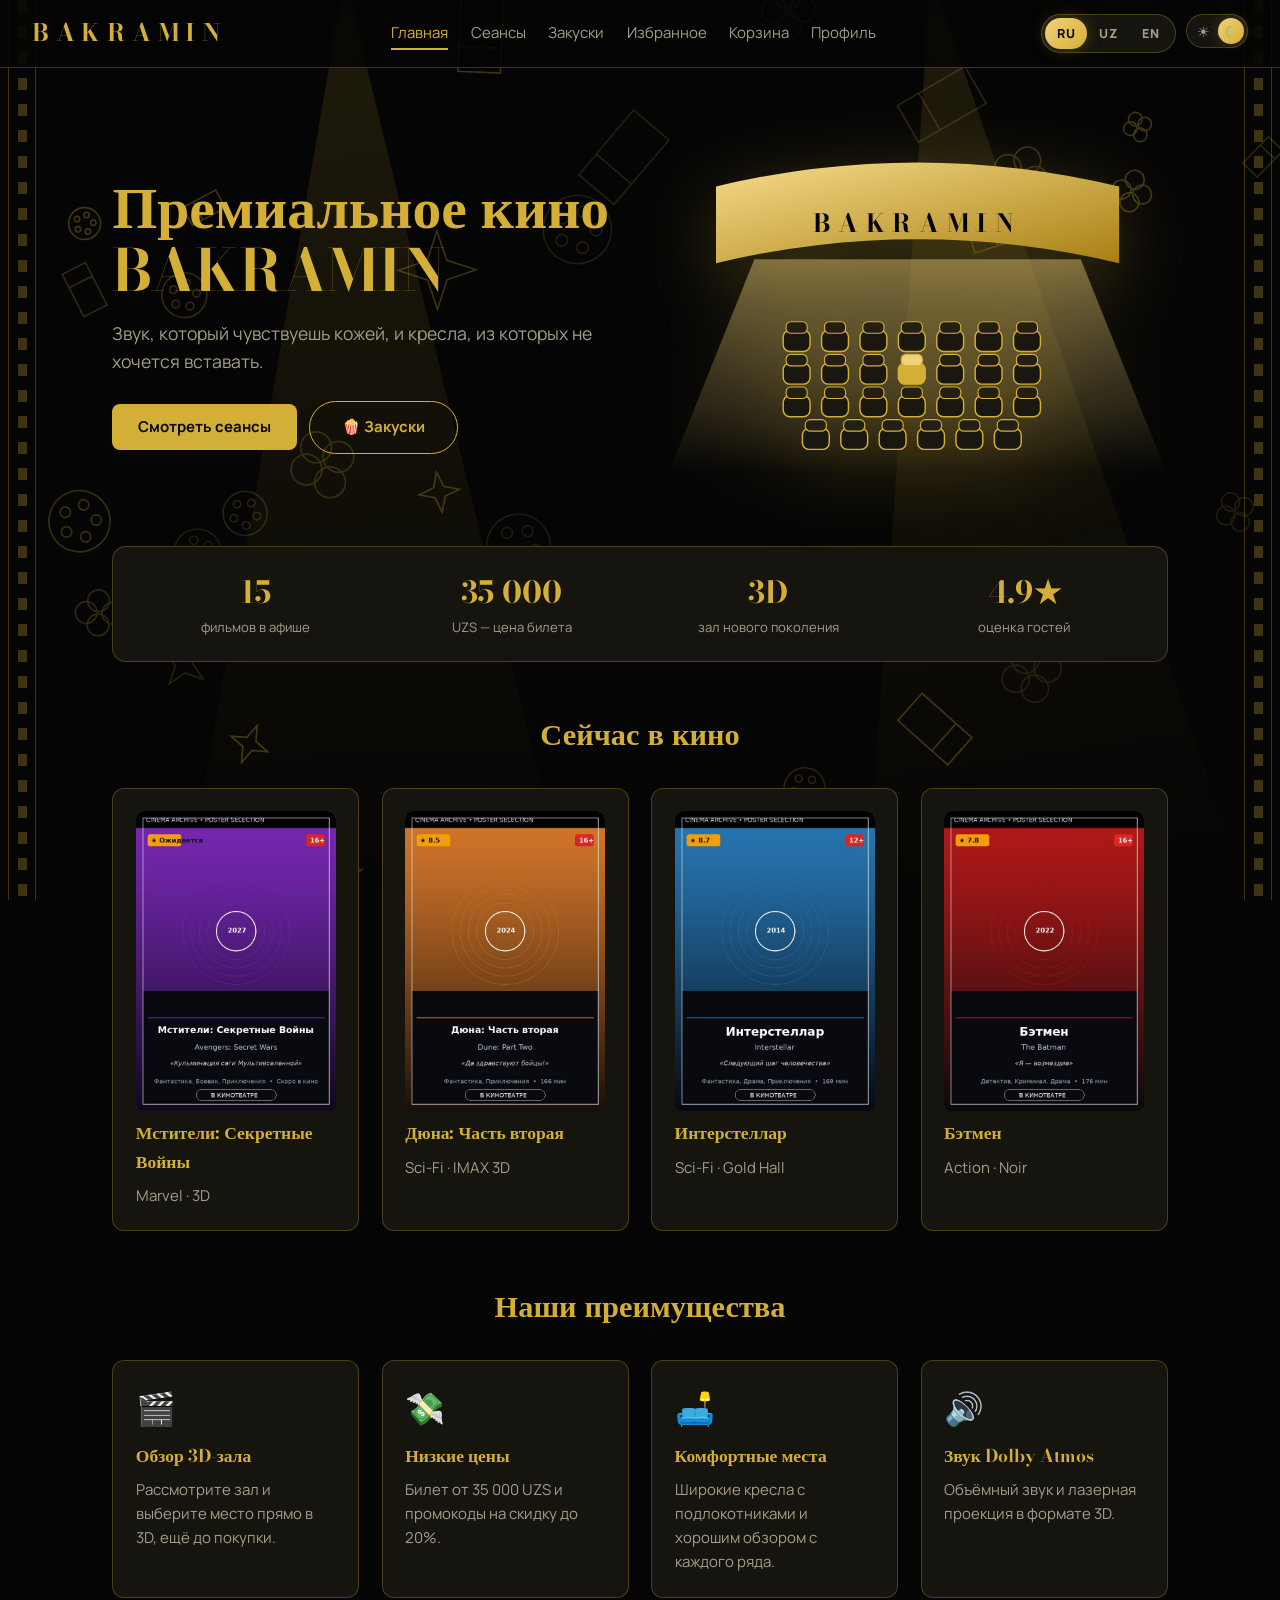
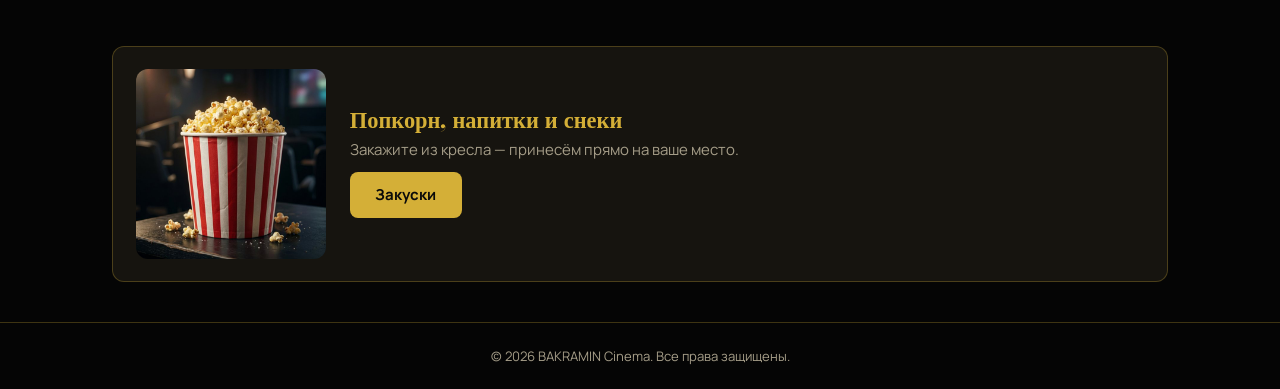
<file: index.html>
<!DOCTYPE html>
<html lang="ru" data-theme="dark">
<head>
<meta charset="UTF-8">
<meta name="viewport" content="width=device-width,initial-scale=1,viewport-fit=cover">
<title>Bakramin Cinema</title>
<link href="https://fonts.googleapis.com/css2?family=Bodoni+Moda:wght@700&family=Manrope:wght@400;600;800&display=swap" rel="stylesheet">
<link rel="stylesheet" href="style.css">
</head>
<body data-p="index">
<main id="m"></main>
<script src="main.js"></script>
</body>
</html>
</file>
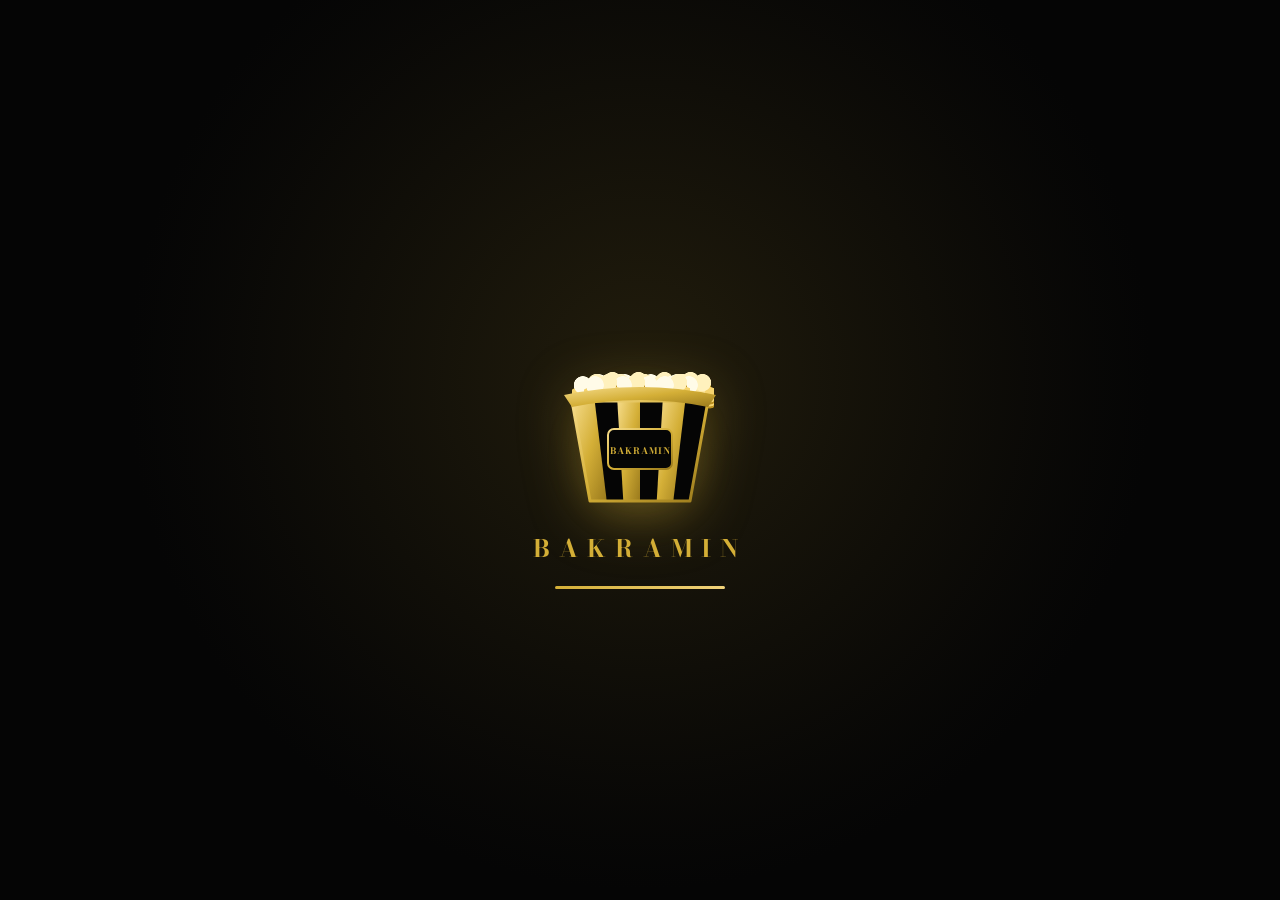
<file: cart.html>
<!DOCTYPE html>
<html lang="ru" data-theme="dark">
<head>
<meta charset="UTF-8">
<meta name="viewport" content="width=device-width,initial-scale=1,viewport-fit=cover">
<title>Bakramin Cinema</title>
<link href="https://fonts.googleapis.com/css2?family=Bodoni+Moda:wght@700&family=Manrope:wght@400;600;800&display=swap" rel="stylesheet">
<link rel="stylesheet" href="style.css">
</head>
<body data-p="cart">
<main id="m"></main>
<script src="main.js"></script>
</body>
</html>
</file>
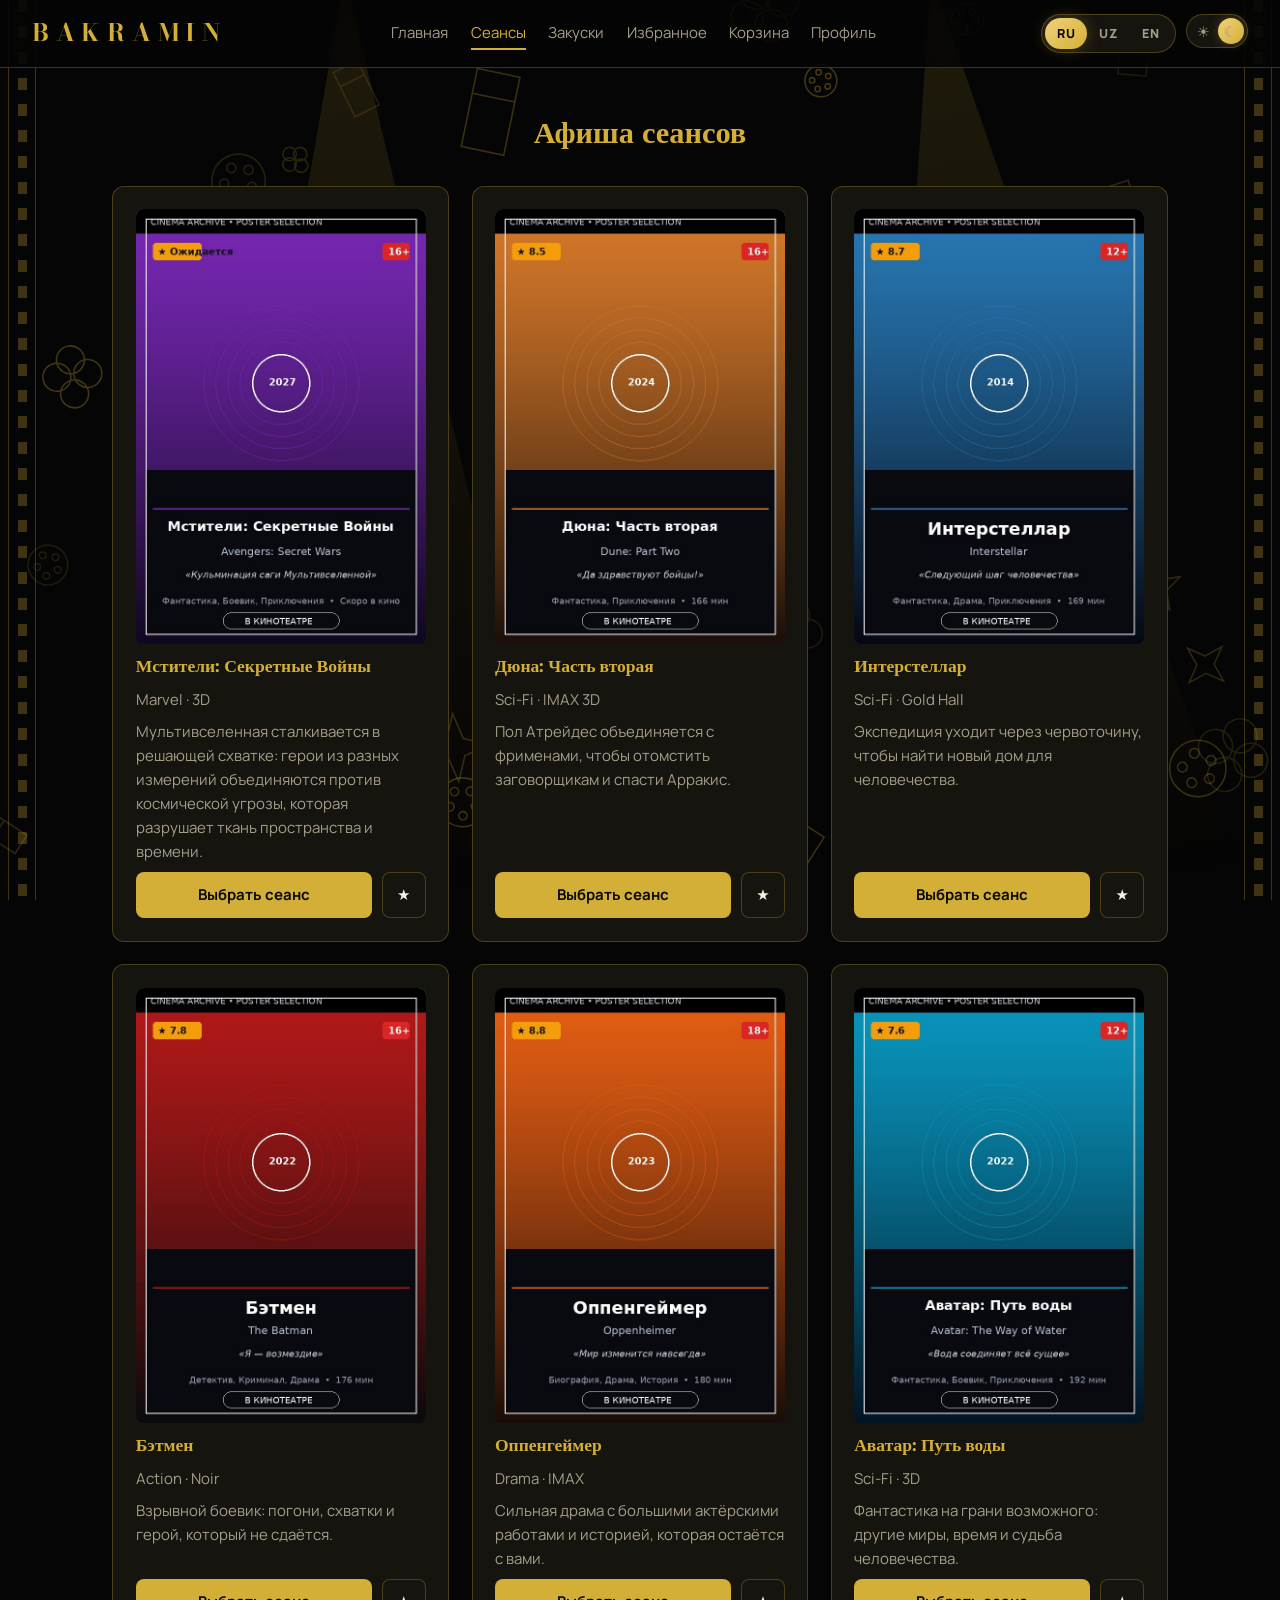
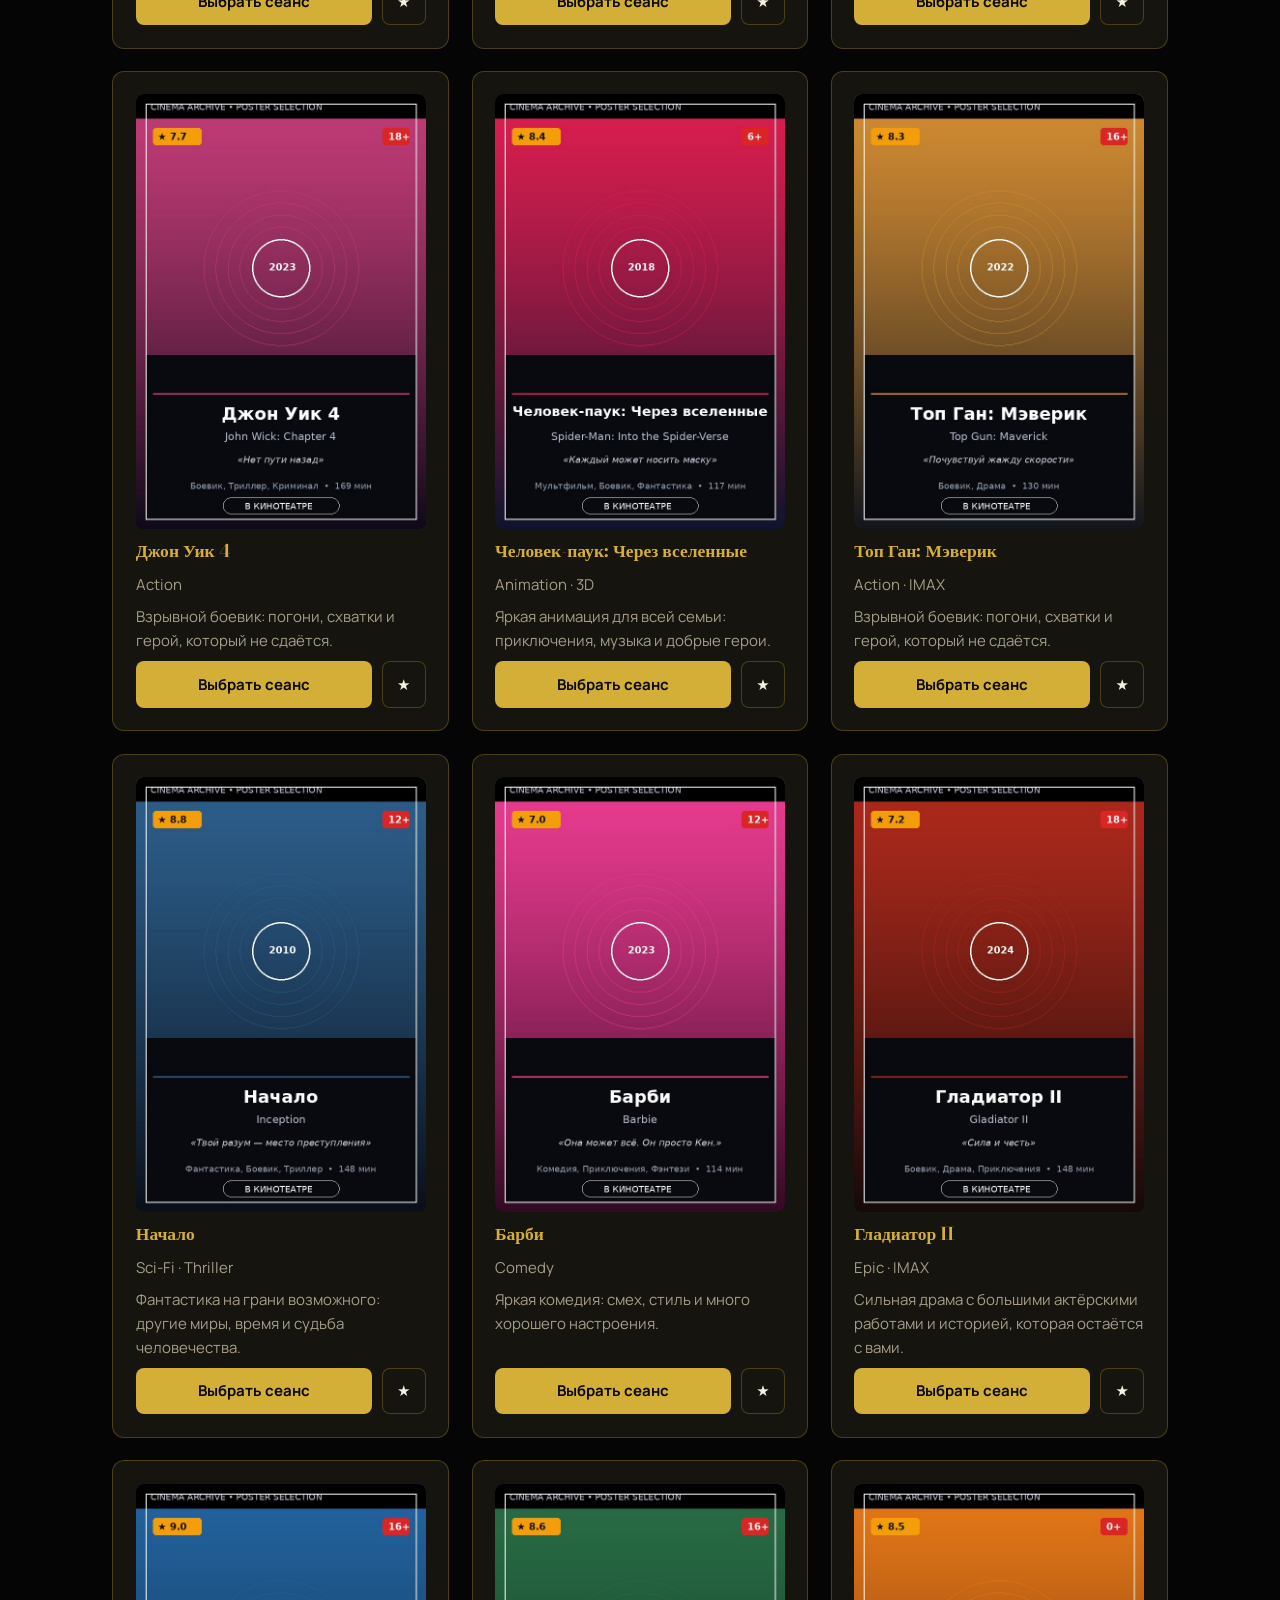
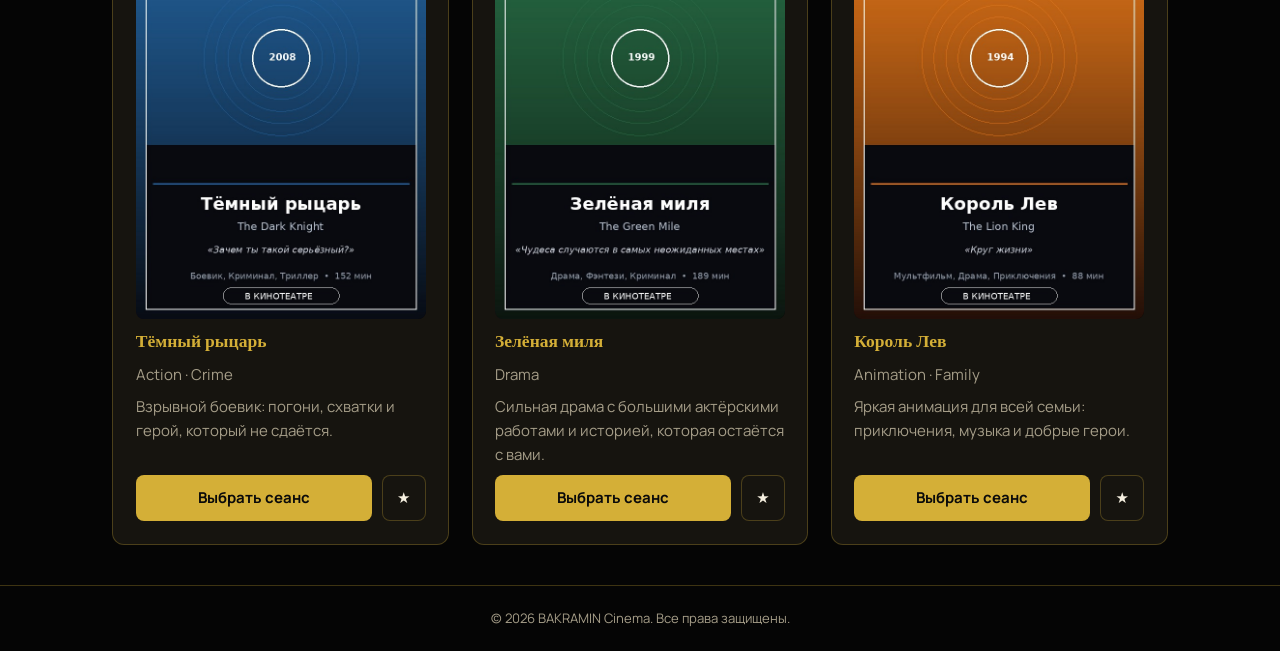
<file: catalog.html>
<!DOCTYPE html>
<html lang="ru" data-theme="dark">
<head>
<meta charset="UTF-8">
<meta name="viewport" content="width=device-width,initial-scale=1,viewport-fit=cover">
<title>Bakramin Cinema</title>
<link href="https://fonts.googleapis.com/css2?family=Bodoni+Moda:wght@700&family=Manrope:wght@400;600;800&display=swap" rel="stylesheet">
<link rel="stylesheet" href="style.css">
</head>
<body data-p="catalog">
<main id="m"></main>
<script src="main.js"></script>
</body>
</html>
</file>
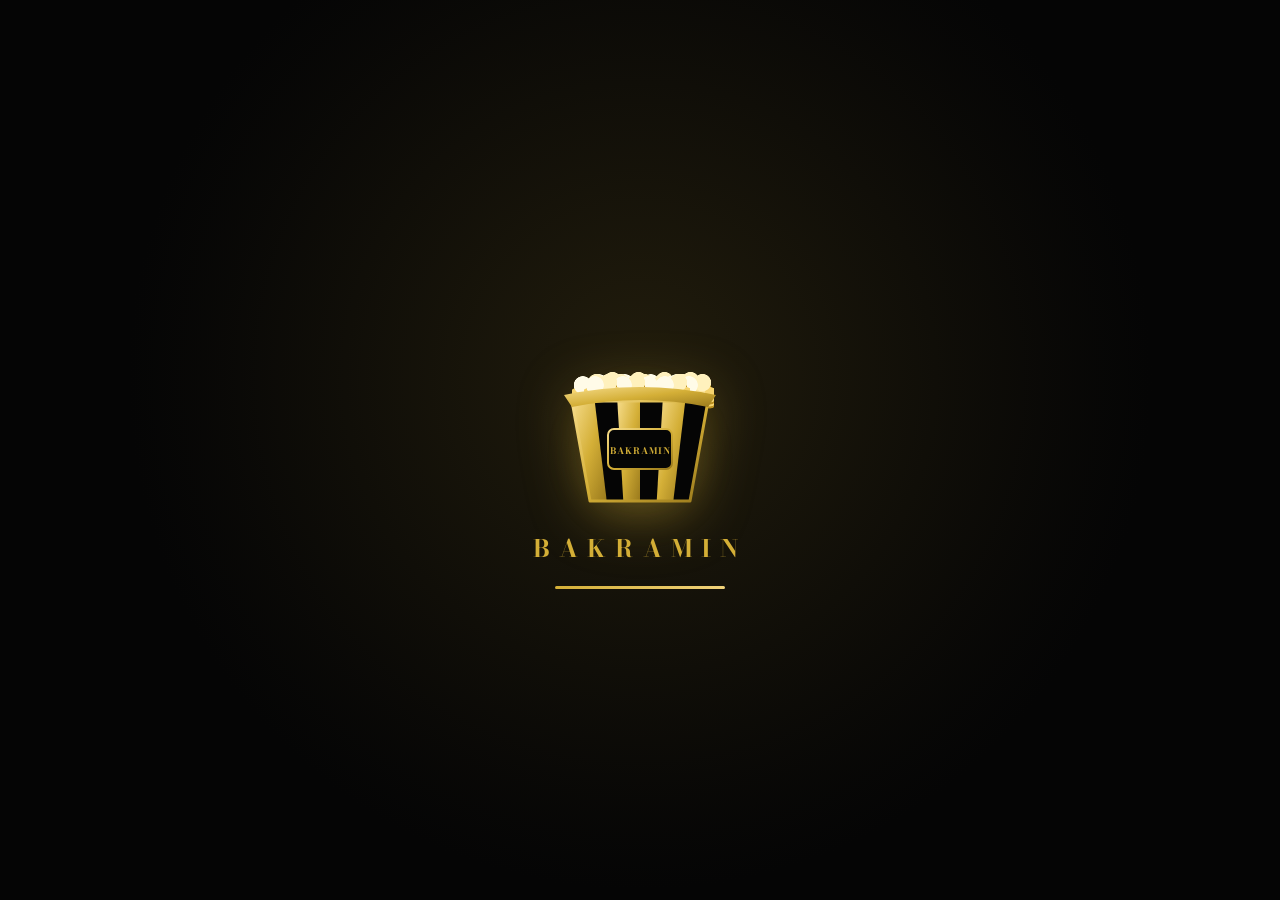
<file: favorites.html>
<!DOCTYPE html>
<html lang="ru" data-theme="dark">
<head>
<meta charset="UTF-8">
<meta name="viewport" content="width=device-width,initial-scale=1,viewport-fit=cover">
<title>Bakramin Cinema</title>
<link href="https://fonts.googleapis.com/css2?family=Bodoni+Moda:wght@700&family=Manrope:wght@400;600;800&display=swap" rel="stylesheet">
<link rel="stylesheet" href="style.css">
</head>
<body data-p="favorites">
<main id="m"></main>
<script src="main.js"></script>
</body>
</html>
</file>
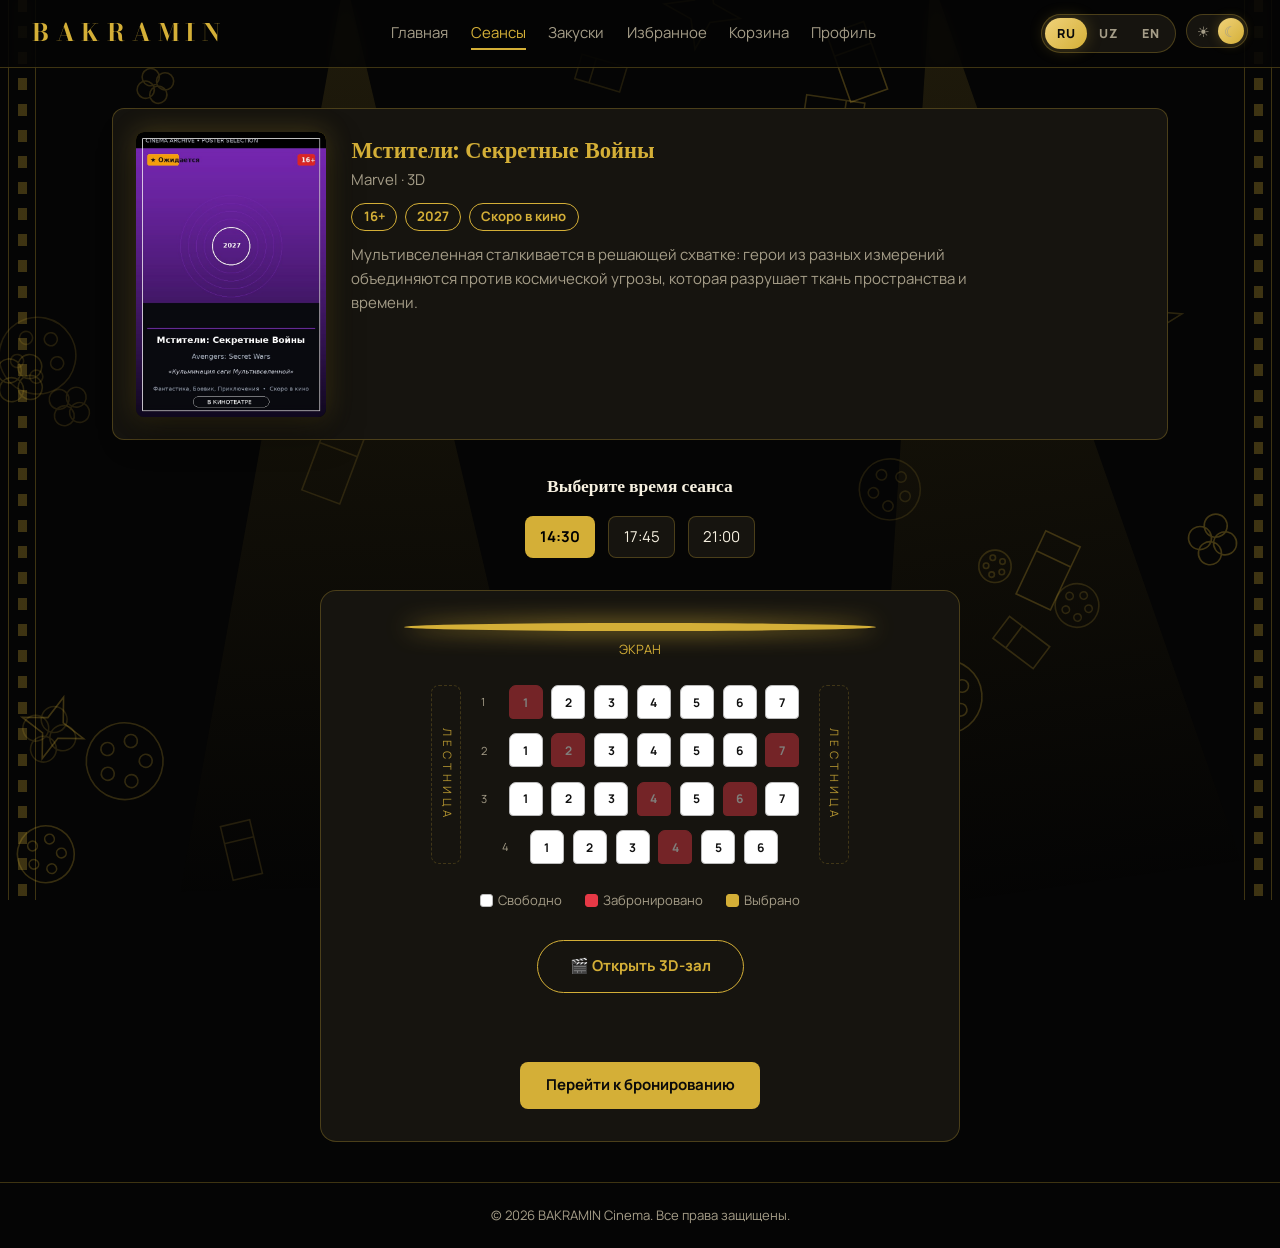
<file: movie-detail.html>
<!DOCTYPE html>
<html lang="ru" data-theme="dark">
<head>
<meta charset="UTF-8">
<meta name="viewport" content="width=device-width,initial-scale=1,viewport-fit=cover">
<title>Bakramin Cinema</title>
<link href="https://fonts.googleapis.com/css2?family=Bodoni+Moda:wght@700&family=Manrope:wght@400;600;800&display=swap" rel="stylesheet">
<link rel="stylesheet" href="style.css">
</head>
<body data-p="movie">
<main id="m"></main>
<script src="main.js"></script>
</body>
</html>
</file>
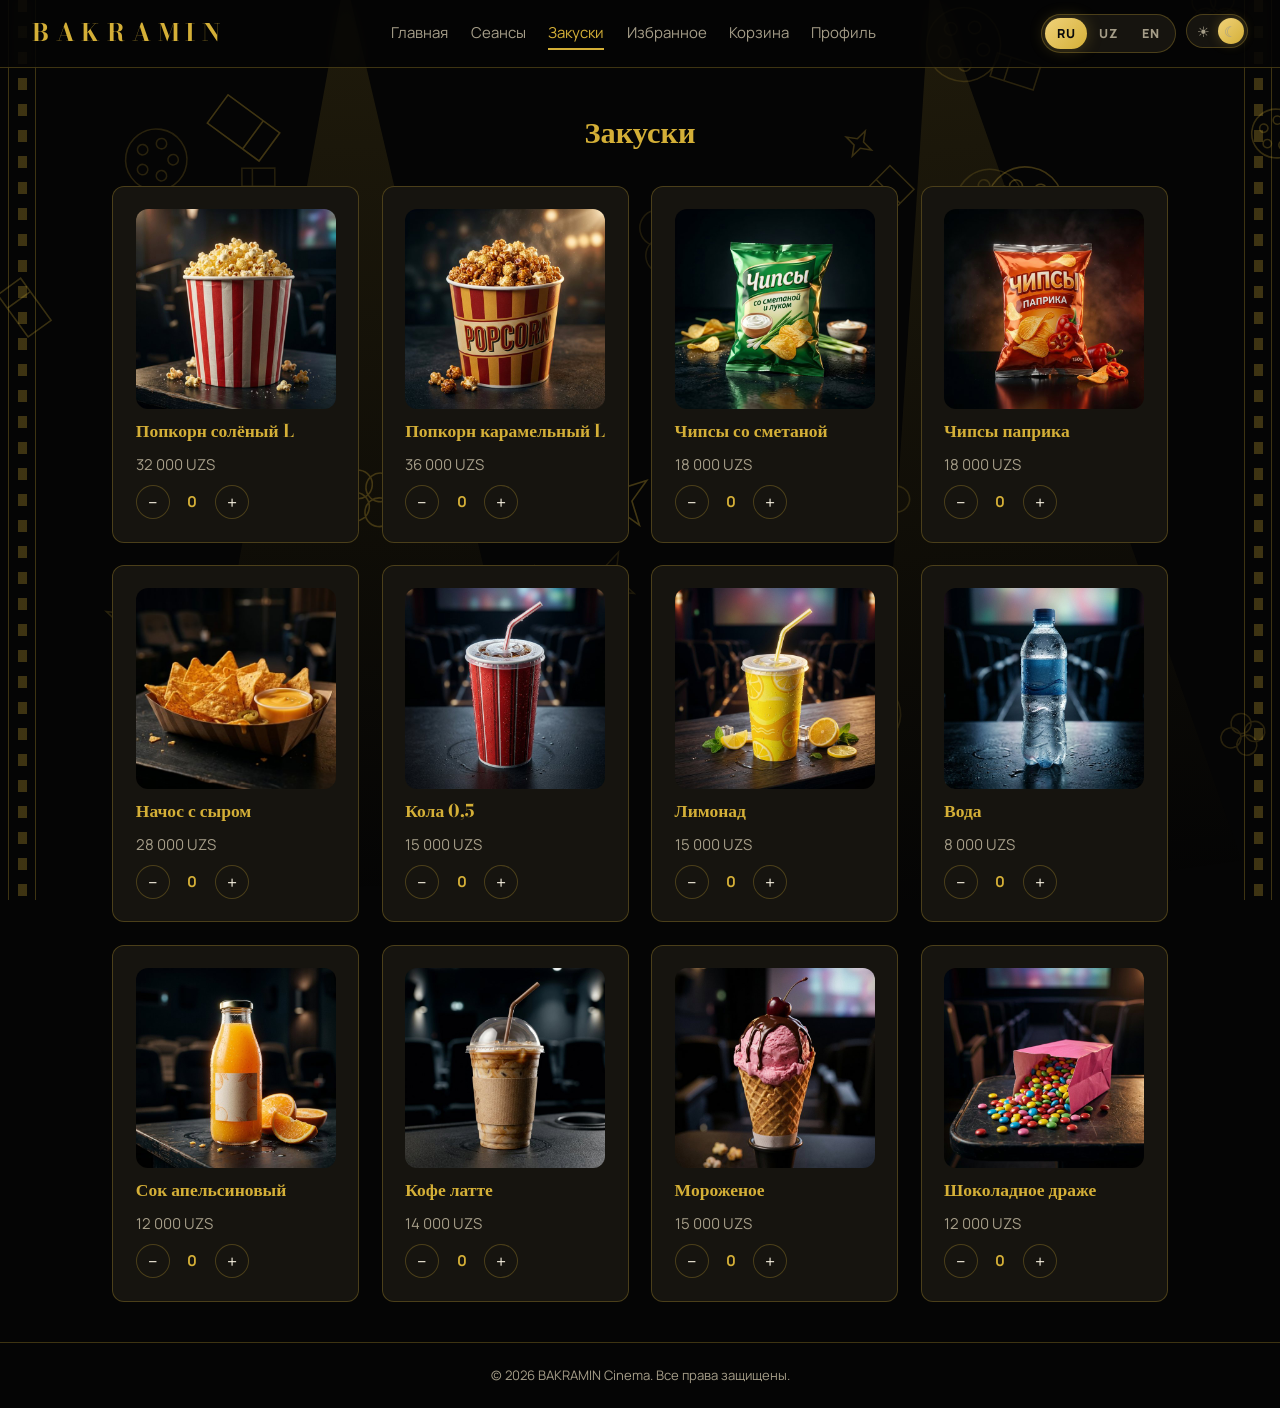
<file: products.html>
<!DOCTYPE html>
<html lang="ru" data-theme="dark">
<head>
<meta charset="UTF-8">
<meta name="viewport" content="width=device-width,initial-scale=1,viewport-fit=cover">
<title>Bakramin Cinema</title>
<link href="https://fonts.googleapis.com/css2?family=Bodoni+Moda:wght@700&family=Manrope:wght@400;600;800&display=swap" rel="stylesheet">
<link rel="stylesheet" href="style.css">
</head>
<body data-p="products">
<main id="m"></main>
<script src="main.js"></script>
</body>
</html>
</file>
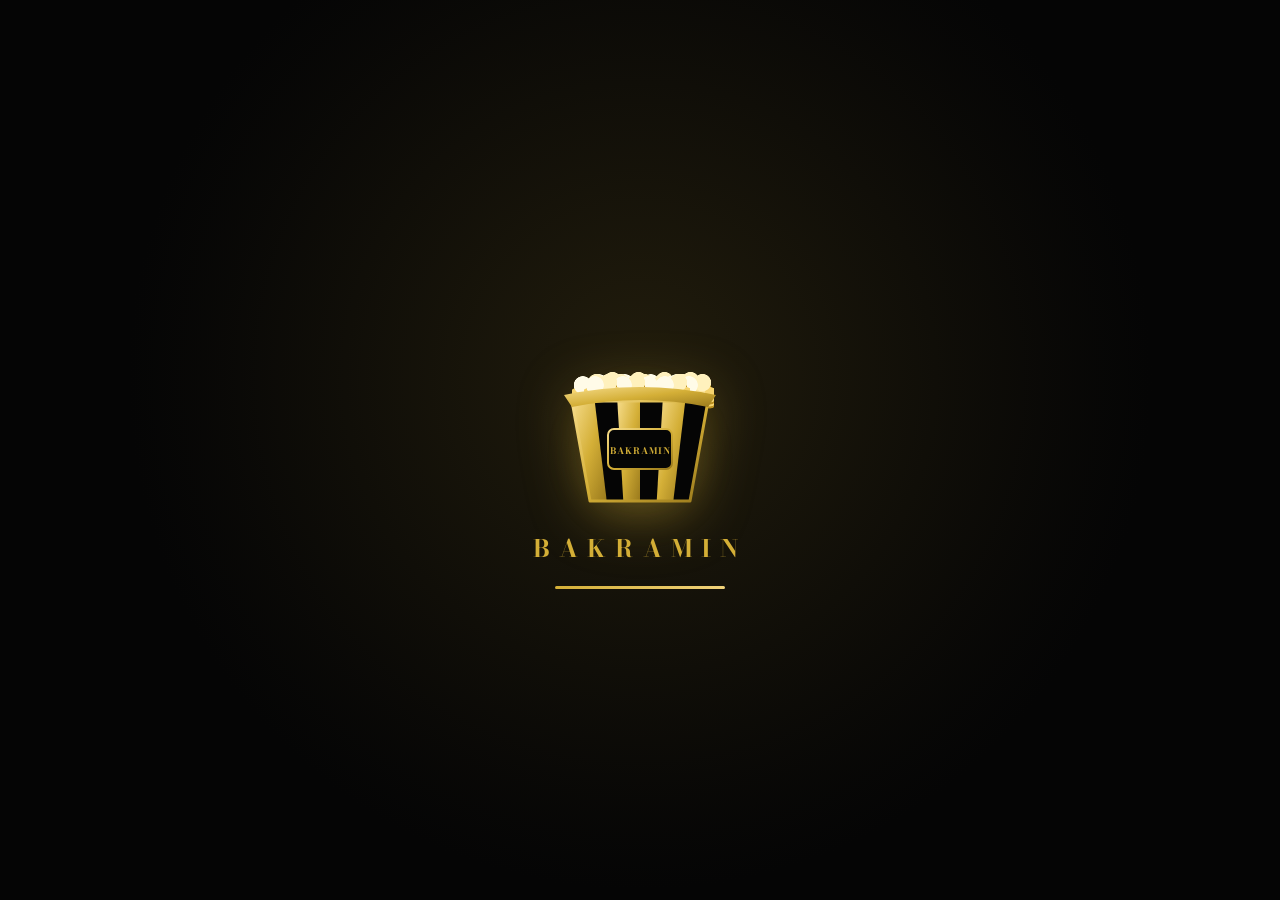
<file: profile.html>
<!DOCTYPE html>
<html lang="ru" data-theme="dark">
<head>
<meta charset="UTF-8">
<meta name="viewport" content="width=device-width,initial-scale=1,viewport-fit=cover">
<title>Bakramin Cinema</title>
<link href="https://fonts.googleapis.com/css2?family=Bodoni+Moda:wght@700&family=Manrope:wght@400;600;800&display=swap" rel="stylesheet">
<link rel="stylesheet" href="style.css">
</head>
<body data-p="profile">
<main id="m"></main>
<script src="main.js"></script>
</body>
</html>
</file>
<file: style.css>
:root{--bg:#050505;--bg2:#101010;--card:#16140f;--tx:#f6f0e0;--mu:#a59d88;--gold:#d4af37;--gold2:#f0d27a;--ln:rgba(212,175,55,.28);--free:#fff;--red:#e63946;--sf:'Manrope',system-ui,sans-serif;--hf:'Bodoni Moda','Playfair Display',Georgia,serif}
[data-theme=light]{--bg:#fffdf7;--bg2:#f6f0df;--card:#fff;--tx:#1b1810;--mu:#6f664f;--gold:#a97f12;--gold2:#c79b2a;--ln:rgba(169,127,18,.35);--free:#fff}
*{box-sizing:border-box;margin:0;padding:0}
body{background:var(--bg);color:var(--tx);font:15px/1.6 var(--sf);min-height:100vh;display:flex;flex-direction:column;transition:background .3s,color .3s}
h1,h2,h3,.logo{font-family:var(--hf);font-weight:700}
a{color:inherit;text-decoration:none}
header{position:sticky;top:0;z-index:50;display:flex;flex-wrap:wrap;gap:.8rem 1.6rem;justify-content:space-between;align-items:center;padding:.9rem 2rem;background:color-mix(in srgb,var(--bg) 88%,transparent);backdrop-filter:blur(10px);border-bottom:1px solid var(--ln)}
.logo{font-size:1.5rem;letter-spacing:.28em;color:var(--gold)}
nav{display:flex;gap:1.4rem}nav a{color:var(--mu);padding:.2rem 0;border-bottom:2px solid transparent}nav a:hover,nav a.on{color:var(--gold);border-color:var(--gold)}
.ctl{display:flex;gap:.6rem}
select,button,input{font:inherit;background:var(--card);color:var(--tx);border:1px solid var(--ln);border-radius:8px;padding:.5rem .9rem;cursor:pointer}
input{cursor:text;width:100%}input:focus,select:focus,button:focus-visible,a:focus-visible{outline:2px solid var(--gold);outline-offset:2px}
button:hover{border-color:var(--gold)}
.btn,button.pr{background:var(--gold);color:#0a0a0a;border:0;font-weight:700;display:inline-block;padding:.7rem 1.6rem;border-radius:8px;cursor:pointer;transition:transform .2s,box-shadow .2s}
.btn:hover,button.pr:hover{transform:translateY(-2px);box-shadow:0 8px 24px var(--ln)}
main{flex:1;width:100%;max-width:1100px;margin:0 auto;padding:2.5rem 1.4rem}
.hero{text-align:center;padding:4rem 0 3.5rem}
.hero h1{font-size:clamp(2.2rem,6vw,4.4rem);line-height:1.1;margin-bottom:1.2rem;background:linear-gradient(100deg,var(--gold) 30%,var(--gold2) 48%,var(--gold) 66%) 0 0/250% 100%;-webkit-background-clip:text;background-clip:text;color:transparent;animation:sheen 3s .6s 1 both}
@keyframes sheen{from{background-position:100% 0}to{background-position:0 0}}
.hero p{color:var(--mu);max-width:620px;margin:0 auto 2rem;font-size:1.1rem}
.st{font-size:1.9rem;color:var(--gold);text-align:center;margin:0 0 1.8rem}
.grid{display:grid;grid-template-columns:repeat(auto-fill,minmax(250px,1fr));gap:1.4rem}
.card{background:var(--card);border:1px solid var(--ln);border-radius:12px;padding:1.4rem;display:flex;flex-direction:column;gap:.5rem;transition:border-color .25s,transform .25s}
.card:hover{border-color:var(--gold);transform:translateY(-3px)}
.card h3{color:var(--gold)}.card p{color:var(--mu)}.ic{font-size:2rem}
.poster{height:170px;border-radius:8px;display:flex;align-items:flex-end;padding:.8rem;font:700 1.15rem var(--hf);color:#fff;background:linear-gradient(160deg,var(--c),#050505)}
.row{display:flex;gap:.6rem;flex-wrap:wrap}.row>a{flex:1}.row .btn{width:100%;text-align:center}
.fav.on{background:var(--gold);color:#000}
.times{display:flex;gap:.8rem;justify-content:center;margin:.5rem 0 2rem}.times button.on{background:var(--gold);color:#000;font-weight:700}
.hall{background:var(--card);border:1px solid var(--ln);border-radius:16px;padding:2rem 1rem;max-width:640px;margin:0 auto}
.scr{width:78%;height:8px;margin:0 auto .5rem;background:var(--gold);border-radius:50%;box-shadow:0 0 22px var(--gold)}
.sc{text-align:center;color:var(--gold);font-size:.8rem;margin-bottom:1.6rem}
.lay{display:flex;justify-content:center;align-items:stretch;gap:1.2rem}
.stair{writing-mode:vertical-rl;color:var(--gold);letter-spacing:.35em;font-size:.72rem;border:1px dashed var(--ln);border-radius:8px;padding:.6rem .3rem;text-align:center;opacity:.8}
.seats{display:flex;flex-direction:column;gap:.9rem}.sr{display:flex;gap:.55rem;justify-content:center;align-items:center}
.rn{width:1.2rem;color:var(--mu);font-size:.7rem}
.seat{width:34px;height:34px;border-radius:7px 7px 4px 4px;background:var(--free);border:1px solid #bbb;color:#111;font:700 .75rem var(--sf);padding:0;display:grid;place-items:center;transition:transform .15s}
.seat:not(.bk):hover{transform:scale(1.12)}.seat.bk{background:var(--red);color:#fff;border-color:var(--red);cursor:not-allowed}
.seat.sel{background:var(--gold);border-color:var(--gold2);box-shadow:0 0 12px var(--gold)}
.lg{display:flex;gap:1.4rem;justify-content:center;margin-top:1.6rem;font-size:.82rem;color:var(--mu)}.lg i{display:inline-block;width:13px;height:13px;border-radius:3px;margin-right:.35rem;vertical-align:-2px;background:var(--free);border:1px solid #bbb}.lg i.r{background:var(--red);border-color:var(--red)}.lg i.g{background:var(--gold);border-color:var(--gold)}
#c3{display:none;height:360px;margin-top:1.4rem;border:1px solid var(--gold);border-radius:10px;overflow:hidden;cursor:grab}
.sum{text-align:center;margin-top:1.4rem;color:var(--gold);font-weight:700;min-height:1.6em}
.box{max-width:620px;margin:0 auto}.box h3{font-size:1.4rem}
.tot{text-align:right;font-size:1.3rem;color:var(--gold);font-weight:700;margin:1rem 0}
.pm{display:flex;gap:.5rem;margin-top:1rem}.pm button{white-space:nowrap}
.tk{border:1px dashed var(--gold);border-radius:8px;padding:.8rem;background:color-mix(in srgb,var(--gold) 7%,transparent);display:flex;flex-direction:column;gap:.2rem;font-size:.85rem;color:var(--mu)}.tk b{color:var(--gold);font-size:1rem}
label{font-size:.82rem;color:var(--mu);display:block;margin:.8rem 0 .25rem}
.mu{color:var(--mu)}
footer{padding:1.4rem;text-align:center;font-size:.82rem;color:var(--mu);border-top:1px solid var(--ln)}
#toast{position:fixed;bottom:1.6rem;left:50%;transform:translate(-50%,30px);background:var(--gold);color:#000;padding:.7rem 1.4rem;border-radius:30px;font-weight:700;opacity:0;pointer-events:none;transition:.3s;z-index:200}#toast.on{opacity:1;transform:translate(-50%,0)}
.rv{animation:rv .6s backwards}@keyframes rv{from{opacity:0;transform:translateY(16px)}}
/* preloader: gold popcorn box */
#pre{position:fixed;inset:0;z-index:999;background:radial-gradient(circle at 50% 42%,color-mix(in srgb,var(--gold) 14%,var(--bg)),var(--bg) 62%);display:grid;place-content:center;justify-items:center;gap:1.2rem;transition:opacity .7s,visibility .7s,transform .7s}#pre.off{opacity:0;visibility:hidden;transform:scale(1.06)}
.pc{position:relative;width:180px;height:200px;filter:drop-shadow(0 14px 26px var(--ln))}.pc svg{position:absolute;inset:0;z-index:3}.glow{position:absolute;left:50%;top:70px;width:150px;height:150px;transform:translateX(-50%);background:radial-gradient(circle,var(--gold),transparent 68%);opacity:.35;filter:blur(18px)}
.pc b,.pc i{position:absolute;width:36px;height:32px;background:radial-gradient(circle at 30% 38%,#fffbe8 0 27%,transparent 29%),radial-gradient(circle at 68% 30%,#fff1bd 0 25%,transparent 27%),radial-gradient(circle at 52% 72%,#ffe8a0 0 30%,transparent 32%),radial-gradient(circle at 14% 72%,#f5d36e 0 20%,transparent 22%),radial-gradient(circle at 88% 68%,#f5d36e 0 19%,transparent 21%);filter:drop-shadow(0 2px 0 #b98f1f)}
.pc b{z-index:1}.pc i{z-index:2;top:62px;left:var(--x);margin-left:-18px;animation:pop 2.3s var(--d) infinite cubic-bezier(.25,.75,.4,1) backwards}
@keyframes pop{0%{transform:translate(0,26px) scale(.5);opacity:0}10%{opacity:1}42%{transform:translate(var(--dx),calc(var(--h)*-1px)) rotate(var(--r)) scale(1.08)}82%{transform:translate(calc(var(--dx)*.25),6px) rotate(calc(var(--r)*1.7)) scale(.95);opacity:1}100%{transform:translate(0,26px) scale(.5);opacity:0}}
.nm{font:700 1.5rem var(--hf);letter-spacing:.38em;color:var(--gold)}.nm span,.logo span{display:inline-block;animation:lt .7s calc(var(--i)*.09s) backwards cubic-bezier(.2,1.4,.4,1)}
@keyframes lt{from{opacity:0;transform:translateY(18px) rotate(8deg)}to{opacity:1;transform:none}}
.logo.late span{animation-delay:calc(2.4s + var(--i)*.07s)}
.bar{width:170px;height:3px;border-radius:3px;background:var(--ln);overflow:hidden}.bar span{display:block;height:100%;background:linear-gradient(90deg,var(--gold),var(--gold2));animation:ld 2.4s ease-out both}@keyframes ld{from{width:0}}
/* universal details */
#prog{position:fixed;top:0;left:0;height:3px;z-index:300;background:linear-gradient(90deg,var(--gold),var(--gold2));box-shadow:0 0 10px var(--gold);width:0}
body{animation:bin .5s both;transition:opacity .28s,transform .28s}@keyframes bin{from{opacity:0}}body.out{opacity:0;transform:scale(.985)}
::selection{background:var(--gold);color:#000}::-webkit-scrollbar{width:10px}::-webkit-scrollbar-track{background:var(--bg)}::-webkit-scrollbar-thumb{background:var(--ln);border-radius:10px}::-webkit-scrollbar-thumb:hover{background:var(--gold)}
.lang{position:relative;display:grid;grid-template-columns:repeat(3,1fr);padding:3px;border:1px solid var(--ln);border-radius:30px;background:var(--card);--i:0}
.lang .thumb{position:absolute;top:3px;bottom:3px;left:3px;width:calc((100% - 6px)/3);border-radius:30px;background:linear-gradient(135deg,var(--gold2),var(--gold));box-shadow:0 0 16px var(--ln);transform:translateX(calc(var(--i)*100%));transition:transform .4s cubic-bezier(.5,1.5,.5,1)}
.lang button{position:relative;z-index:1;border:0;background:none;padding:.32rem .75rem;border-radius:30px;font-weight:800;font-size:.78rem;letter-spacing:.06em;color:var(--mu);transition:color .25s}.lang button.on{color:#0a0a0a}.lang button:hover:not(.on){color:var(--gold)}
.tg{position:relative;width:62px;height:34px;border-radius:30px;display:flex;justify-content:space-between;align-items:center;padding:0 10px;font-size:.9rem;color:var(--mu)}
.tg i{position:absolute;top:3px;left:3px;width:26px;height:26px;border-radius:50%;background:linear-gradient(135deg,var(--gold2),var(--gold));box-shadow:0 0 12px var(--ln);transform:translateX(28px);transition:transform .4s cubic-bezier(.5,1.5,.5,1)}[data-theme=light] .tg i{transform:none}.tg span{position:relative;z-index:1}
.card{position:relative}.card::before{content:"";position:absolute;inset:0;pointer-events:none;background:radial-gradient(260px circle at var(--mx,50%) var(--my,0),color-mix(in srgb,var(--gold) 20%,transparent),transparent 70%);opacity:0;transition:opacity .3s}.card:hover::before{opacity:1}
.btn,button.pr{position:relative;overflow:hidden}.btn::after,button.pr::after{content:"";position:absolute;top:0;left:-70%;width:45%;height:100%;background:linear-gradient(100deg,transparent,rgba(255,255,255,.55),transparent);transform:skewX(-20deg);transition:left .6s}.btn:hover::after,button.pr:hover::after{left:130%}
.hero{position:relative;isolation:isolate}.hero::before{content:"";position:absolute;left:50%;top:-30px;width:560px;height:560px;max-width:100%;transform:translateX(-50%);background:radial-gradient(circle,var(--ln),transparent 65%);z-index:-1;animation:fl 7s ease-in-out infinite alternate}@keyframes fl{to{transform:translate(-50%,24px) scale(1.12)}}
.b3{display:inline-block;padding:.85rem 2rem;border-radius:40px;border:1px solid var(--gold);color:var(--gold);font-weight:700;position:relative;overflow:hidden;transition:.3s}.b3:hover{background:var(--gold);color:#0a0a0a;box-shadow:0 0 28px var(--ln);transform:translateY(-2px)}
@media(max-width:700px){header{padding:.8rem 1rem}nav{gap:.9rem;font-size:.85rem;order:3;width:100%;overflow:auto}.seat{width:29px;height:29px}.sr{gap:.35rem}}
@media(prefers-reduced-motion:reduce){*{animation-duration:.01s!important;transition:none!important}}
.g4{grid-template-columns:repeat(auto-fit,minmax(220px,1fr))}
.poster{position:relative;overflow:hidden;height:190px}.poster .e{position:absolute;right:.5rem;top:.2rem;font-size:3.6rem;opacity:.4}
.hero2{display:grid;grid-template-columns:1.05fr 1fr;gap:2rem;align-items:center;padding:2.5rem 0 2rem;position:relative}.hero2 h1{font-size:clamp(2.1rem,4.6vw,3.6rem);line-height:1.1;color:var(--gold);margin-bottom:1rem}.hero2 p{color:var(--mu);font-size:1.1rem;margin-bottom:1.6rem;max-width:46ch}
.art svg{width:100%;height:auto;filter:drop-shadow(0 18px 40px var(--ln));animation:fl2 6s ease-in-out infinite alternate}@keyframes fl2{to{transform:translateY(-10px)}}
.stats{display:grid;grid-template-columns:repeat(auto-fit,minmax(140px,1fr));gap:1rem;margin:2rem 0 3rem;padding:1.4rem;border:1px solid var(--ln);border-radius:14px;background:var(--card);text-align:center}.stats b{display:block;font:700 1.9rem var(--hf);color:var(--gold)}.stats span{color:var(--mu);font-size:.82rem}
.ban{flex-direction:row;align-items:center;gap:1.5rem;margin-top:3rem}.ban h3{font-size:1.4rem}
.sart{display:grid;place-items:center;height:130px;border-radius:10px;background:radial-gradient(circle,var(--ln),transparent 70%)}.sart svg{height:110px;width:110px}.ban .sart{width:170px;flex:none}
.qty{display:flex;align-items:center;gap:.7rem}.qty button{width:34px;height:34px;padding:0;border-radius:50%;font-size:1.1rem}.qty b{min-width:1.4rem;text-align:center;color:var(--gold)}
.sl{display:flex;justify-content:space-between;align-items:center;gap:.8rem;padding:.5rem 0;border-bottom:1px solid var(--ln);font-size:.9rem}
.ttl{display:inline-block;margin:.3rem 0 .6rem;padding:.3rem .9rem;border-radius:30px;background:linear-gradient(135deg,var(--gold2),var(--gold));color:#0a0a0a;font-weight:800}
.prog2{height:8px;border-radius:8px;background:var(--ln);overflow:hidden;margin-bottom:.4rem}.prog2 i{display:block;height:100%;background:linear-gradient(90deg,var(--gold),var(--gold2));transition:width .6s}
button:disabled{opacity:.45;cursor:not-allowed}
@media(max-width:800px){.hero2{grid-template-columns:1fr}.ban{flex-direction:column;align-items:flex-start}}
.dd{position:relative}.ddb{width:100%;display:flex;justify-content:space-between;align-items:center;gap:.6rem;padding:.8rem 1rem;border-radius:12px;border:1px solid var(--gold);background:linear-gradient(135deg,color-mix(in srgb,var(--gold) 14%,var(--card)),var(--card));text-align:left;font-weight:600}.ddb i{color:var(--gold);transition:transform .3s;font-style:normal}.dd.open .ddb i{transform:rotate(180deg)}
.dd ul{position:absolute;z-index:20;left:0;right:0;top:calc(100% + 6px);list-style:none;background:var(--card);border:1px solid var(--gold);border-radius:12px;padding:.35rem;box-shadow:0 18px 40px rgba(0,0,0,.45),0 0 24px var(--ln);opacity:0;visibility:hidden;transform:translateY(-8px) scale(.98);transform-origin:top;transition:.25s}.dd.open ul{opacity:1;visibility:visible;transform:none}
.dd li{display:flex;flex-direction:column;padding:.55rem .8rem;border-radius:8px;cursor:pointer;transition:background .2s,padding .2s}.dd li small{color:var(--mu)}.dd li:hover{background:color-mix(in srgb,var(--gold) 16%,transparent);padding-left:1.1rem}.dd li.on{background:linear-gradient(135deg,var(--gold2),var(--gold));color:#0a0a0a}.dd li.on small{color:#2b230c}
.auth{max-width:440px;margin:0 auto}.tabs{position:relative;display:grid;grid-template-columns:1fr 1fr;padding:3px;border:1px solid var(--ln);border-radius:30px;margin-bottom:.6rem;--i:0}.tabs i{position:absolute;top:3px;bottom:3px;left:3px;width:calc(50% - 3px);border-radius:30px;background:linear-gradient(135deg,var(--gold2),var(--gold));transform:translateX(calc(var(--i)*100%));transition:transform .4s cubic-bezier(.5,1.5,.5,1)}.tabs button{position:relative;border:0;background:none;padding:.55rem;border-radius:30px;font-weight:700;color:var(--mu)}.tabs button.on{color:#0a0a0a}
.pf{flex-direction:row;align-items:center;gap:1.4rem;margin-bottom:1.4rem;flex-wrap:wrap;background:linear-gradient(135deg,color-mix(in srgb,var(--gold) 12%,var(--card)),var(--card))}.av{width:82px;height:82px;border-radius:50%;display:grid;place-items:center;font:700 1.9rem var(--hf);color:#0a0a0a;background:linear-gradient(135deg,var(--gold2),var(--gold));box-shadow:0 0 0 4px var(--bg),0 0 0 6px var(--gold),0 0 30px var(--ln)}.pi{flex:1;min-width:180px}.pi h2{font-size:1.6rem}.pa{display:flex;gap:.6rem;flex-wrap:wrap}
.tk em{font-style:normal;display:inline-block;margin:0 .3rem .2rem 0;padding:.1rem .6rem;border-radius:20px;background:var(--ln);color:var(--tx)}
.box{overflow:visible}.dd ul{max-height:260px;overflow:auto}

/* themed animated background + film strips */
#bg{position:fixed;inset:0;z-index:-1;pointer-events:none}
body::before,body::after{content:"";position:fixed;top:0;bottom:0;width:26px;z-index:-1;pointer-events:none;border-inline:1px solid var(--ln);background:repeating-linear-gradient(180deg,var(--ln) 0 12px,transparent 12px 26px) center/9px 100% no-repeat;animation:strip 9s linear infinite}
body::before{left:8px}body::after{right:8px;animation-direction:reverse}@keyframes strip{to{background-position:center 260px}}
@media(max-width:900px){body::before,body::after{display:none}}
/* curtain page transition */
#cur{position:fixed;inset:0;z-index:400;pointer-events:none;display:flex}
#cur i{flex:1;background:repeating-linear-gradient(90deg,#3a0b12 0 26px,#5a1420 26px 52px);box-shadow:inset 0 0 60px rgba(0,0,0,.6);transition:transform .65s cubic-bezier(.7,0,.25,1)}
#cur i:first-child{transform:translateX(-101%);border-right:3px solid var(--gold)}#cur i:last-child{transform:translateX(101%);border-left:3px solid var(--gold)}
#cur.cl i{transform:none}#cur:not(.cl) i{transition-delay:.05s}
/* hover growth everywhere */
.card{transition:transform .35s cubic-bezier(.2,1.4,.4,1),border-color .25s,box-shadow .35s}.card:hover{transform:translateY(-6px) scale(1.035);box-shadow:0 22px 50px rgba(0,0,0,.45),0 0 32px var(--ln)}
.card .poster .e{transition:transform .5s cubic-bezier(.2,1.5,.4,1)}.card:hover .poster .e{transform:scale(1.4) rotate(14deg)}
.sart svg{transition:transform .45s cubic-bezier(.2,1.6,.4,1)}.card:hover .sart svg{transform:scale(1.2) rotate(-7deg)}
nav a{transition:transform .25s,color .25s,border-color .25s}nav a:hover{transform:scale(1.1)}
.logo span{transition:transform .25s cubic-bezier(.2,1.8,.4,1),color .25s}.logo span:hover{transform:translateY(-5px) scale(1.25);color:var(--gold2)}
button{transition:transform .22s cubic-bezier(.2,1.6,.4,1),border-color .2s,box-shadow .25s,background .2s}button:not(:disabled):hover{transform:scale(1.07)}
.btn:hover,button.pr:hover,.b3:hover{transform:translateY(-2px) scale(1.07)}
.seat:not(.bk):hover{transform:scale(1.28);z-index:2}
.stats>div{transition:transform .3s}.stats>div:hover{transform:scale(1.1)}
.av{transition:transform .4s cubic-bezier(.2,1.6,.4,1)}.av:hover{transform:scale(1.1) rotate(8deg)}
.tk{transition:transform .25s,border-color .25s}.tk:hover{transform:scale(1.03);border-style:solid}
.lang button:hover:not(.on){transform:scale(1.15)}.tg:hover{transform:scale(1.08)}
.dd li{transition:background .2s,padding .2s,transform .2s}.dd li:hover{transform:scale(1.02)}
.ddb:not(:disabled):hover,.tabs button:not(:disabled):hover{transform:none}
.poster.img{height:auto;aspect-ratio:2/3;padding:0;align-items:flex-end}.poster.img img{position:absolute;inset:0;width:100%;height:100%;object-fit:cover;transition:transform .6s cubic-bezier(.2,1,.3,1)}
.poster.img:not(.no) .e,.poster.img:not(.no) .tt{display:none}.poster.img.no{padding:.8rem}.card:hover .poster.img img{transform:scale(1.08)}.card:hover .poster.img .e{transform:none}
.mp{width:190px;flex:none}.mp .poster{box-shadow:0 14px 34px rgba(0,0,0,.5),0 0 26px var(--ln)}.chips{display:flex;gap:.5rem;flex-wrap:wrap;margin-top:.7rem}.chips em{font-style:normal;padding:.15rem .7rem;border-radius:20px;border:1px solid var(--gold);color:var(--gold);font-size:.82rem;font-weight:700}
@media(max-width:600px){.mp{width:140px}}
.sart.ph{height:auto;aspect-ratio:1;padding:0;overflow:hidden;border-radius:12px;background:none}.sart.ph img{width:100%;height:100%;object-fit:cover;transition:transform .55s cubic-bezier(.2,1,.3,1)}.card:hover .sart.ph img{transform:scale(1.1)}
.ban .sart.ph{width:190px;height:190px;aspect-ratio:auto}.nm2{display:flex;align-items:center;gap:.7rem}.th{width:46px;height:46px;border-radius:8px;object-fit:cover}

/* ===== phone layout ===== */
nav a i{display:none;font-style:normal}
html{-webkit-text-size-adjust:100%}*{-webkit-tap-highlight-color:transparent}
@media(max-width:820px){
  header{padding:.55rem .8rem calc(.55rem) .8rem;flex-wrap:nowrap;gap:.5rem}.logo{font-size:1.05rem;letter-spacing:.16em}
  .ctl{gap:.4rem}.lang button{padding:.28rem .55rem;font-size:.7rem}.tg{width:52px;height:30px}.tg i{width:22px;height:22px;transform:translateX(22px)}[data-theme=light] .tg i{transform:none}
  nav{position:fixed;left:0;right:0;bottom:0;order:0;width:auto;z-index:70;justify-content:space-around;gap:0;padding:.35rem .2rem calc(.35rem + env(safe-area-inset-bottom));background:color-mix(in srgb,var(--bg) 94%,transparent);backdrop-filter:blur(14px);border-top:1px solid var(--ln);overflow:visible;font-size:.62rem}
  nav a{display:flex;flex-direction:column;align-items:center;gap:1px;border:0!important;padding:.25rem .3rem;border-radius:10px;min-width:48px}nav a i{display:block;font-size:1.25rem;line-height:1.2}nav a.on{color:var(--gold);background:color-mix(in srgb,var(--gold) 14%,transparent)}
  main{padding:1.1rem .8rem 6rem}footer{padding-bottom:5.5rem}#toast{bottom:5.2rem}
  .st{font-size:1.5rem;margin-bottom:1.1rem}
  .hero2{grid-template-columns:1fr;padding:1rem 0;gap:1rem}.hero2 h1{font-size:1.9rem}.hero2 p{font-size:.95rem;margin-bottom:1rem}
  .stats{grid-template-columns:repeat(2,1fr);padding:.9rem;margin:1.2rem 0 1.8rem}.stats b{font-size:1.5rem}
  .grid,.g4{grid-template-columns:repeat(2,1fr);gap:.7rem}.grid.one{grid-template-columns:1fr;gap:1rem}
  .card{padding:.7rem;gap:.35rem;border-radius:12px}.card h3{font-size:.92rem;line-height:1.25}.card p,.card span.mu{font-size:.78rem}
  .grid.cat .card>p{display:-webkit-box;-webkit-line-clamp:3;-webkit-box-orient:vertical;overflow:hidden}
  .row{flex-wrap:nowrap}.row .btn,.row button.pr{padding:.55rem .4rem;font-size:.8rem}
  .sart.ph{border-radius:10px}.ban{flex-direction:column;align-items:flex-start;padding:1rem}.ban .sart.ph{width:100%;height:170px}
  .qty button{width:38px;height:38px}
  .md{flex-direction:column!important;align-items:center;text-align:center}.mp{width:150px}.chips{justify-content:center}
  .times{gap:.5rem}.times button{padding:.55rem 1rem}
  .hall{padding:1rem .3rem;border-radius:14px}.lay{gap:.45rem}.stair{font-size:.55rem;letter-spacing:.2em;padding:.4rem .15rem}.seats{gap:.6rem}.sr{gap:4px}.rn{width:.8rem;font-size:.6rem}
  .seat{width:28px;height:28px;font-size:.66rem;border-radius:6px 6px 3px 3px}.lg{gap:.7rem;font-size:.7rem;flex-wrap:wrap}
  .box{max-width:100%}.pm{flex-direction:column}.pm button,.pm input{width:100%}
  .pf{flex-direction:column;text-align:center;gap:.8rem}.pi{min-width:0}.pa{justify-content:center;width:100%}.pa button{flex:1}.tk{font-size:.8rem}
  .auth{max-width:100%}.dd li{padding:.6rem .8rem}
  input,select{font-size:16px}
  #pre{gap:.8rem}.pc{transform:scale(.8)}.nm{font-size:1.15rem}
  .hero2 .art svg{animation:none}
}
@media(max-width:380px){.grid,.g4{gap:.5rem}.card{padding:.55rem}.seat{width:26px;height:26px}.stair{display:none}}
@media(hover:none){.card:hover,.btn:hover,button:not(:disabled):hover,.seat:not(.bk):hover,.stats>div:hover,.tk:hover,.b3:hover,nav a:hover,.av:hover,.lang button:hover:not(.on),.tg:hover,.dd li:hover{transform:none!important}.card:hover{box-shadow:none}.card:hover .poster.img img,.card:hover .sart.ph img,.card:hover .poster .e{transform:none}.card::before{display:none}}
@media(max-width:820px){header{backdrop-filter:none;-webkit-backdrop-filter:none;background:var(--bg)}}
</file>
